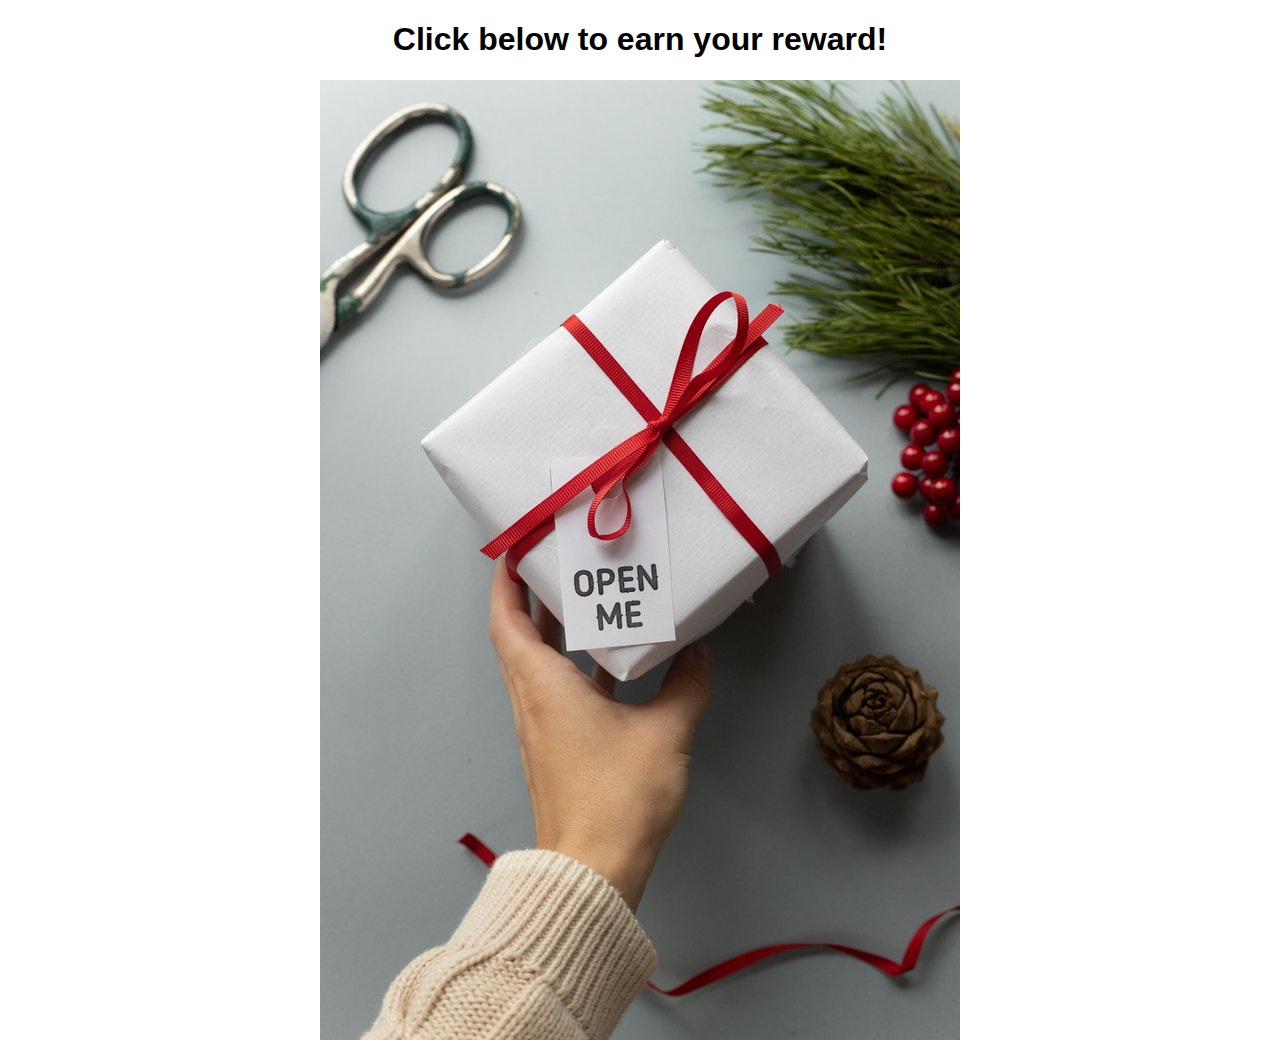
<file: index.html>
<!DOCTYPE html>
<html lang="en">

<head>
    <meta charset="UTF-8">
    <meta http-equiv="X-UA-Compatible" content="IE=edge">
    <meta name="viewport" content="width=device-width, initial-scale=1.0">
    <link rel="stylesheet" href="./stylesheet.css">
    <title>Claim Your Reward!</title>
</head>


<body>
    <h1>Click below to earn your reward!</h1>
    <a href="reward.html"><img src="./images/images/gift_closed.jpg" alt="closed present"></a>
</body>

</html>
</file>
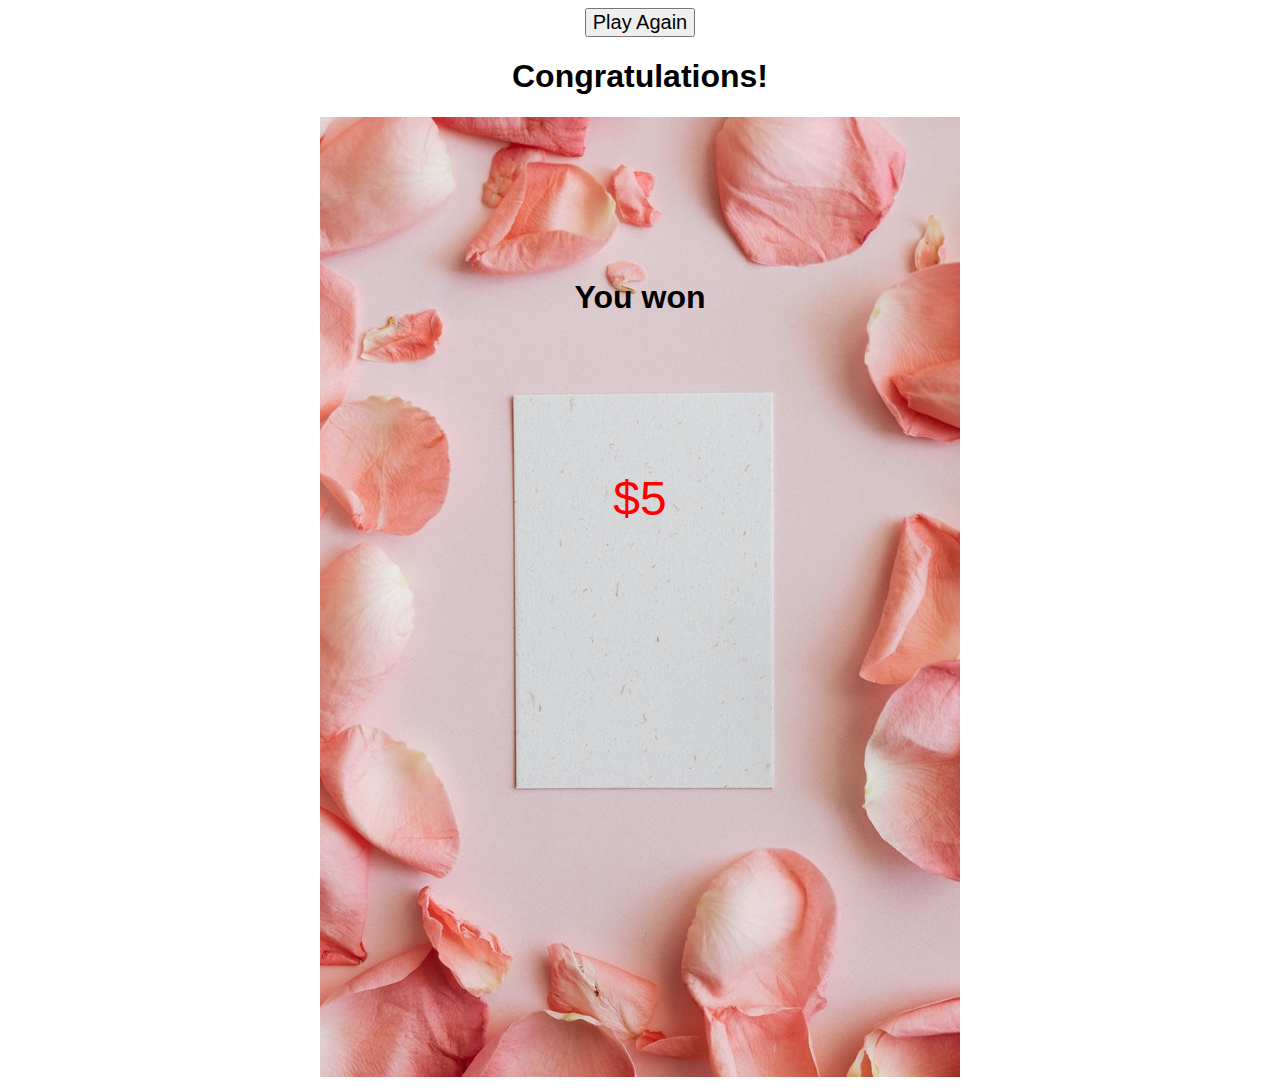
<file: reward.html>
<!DOCTYPE html>
<html lang="en">

<head>
    <meta charset="UTF-8">
    <meta http-equiv="X-UA-Compatible" content="IE=edge">
    <meta name="viewport" content="width=device-width, initial-scale=1.0">
    <link rel="stylesheet" href="./stylesheet.css">
    <script defer src = "/loop.js"></script>
    <title>Reward!</title>
</head>

<body>
   
    <button id ="button" onclick="goBack()">Play Again</button>
        <script>
            function goBack() {
              window.history.back();
            }
        </script>
 
    <h1>Congratulations!</h1>
    
    <h2 class="title">You won</h2>
    
    <img src="./images/images/gift_open.jpg" alt="Open gift">

    <p id = "prize" class = "centered">This text is being replaces with the prize amount.</p>


    
</body>

</html>
</file>
<file: stylesheet.css>
body{
    text-align: center;
    font-family: Verdana, Geneva, Tahoma, sans-serif;
}
  
.centered {
    position: absolute;
    top: 50%;
    left: 50%;
    transform: translate(-50%, -50%);
    color: red;
    font-size: 300%;
}

.title{
    position: absolute;
    top: 30%;
    left: 50%;
    transform: translate(-50%, -50%);
    color: black;
    font-size: 200%;
}

#button{
    font-size: 20px;
}
</file>
